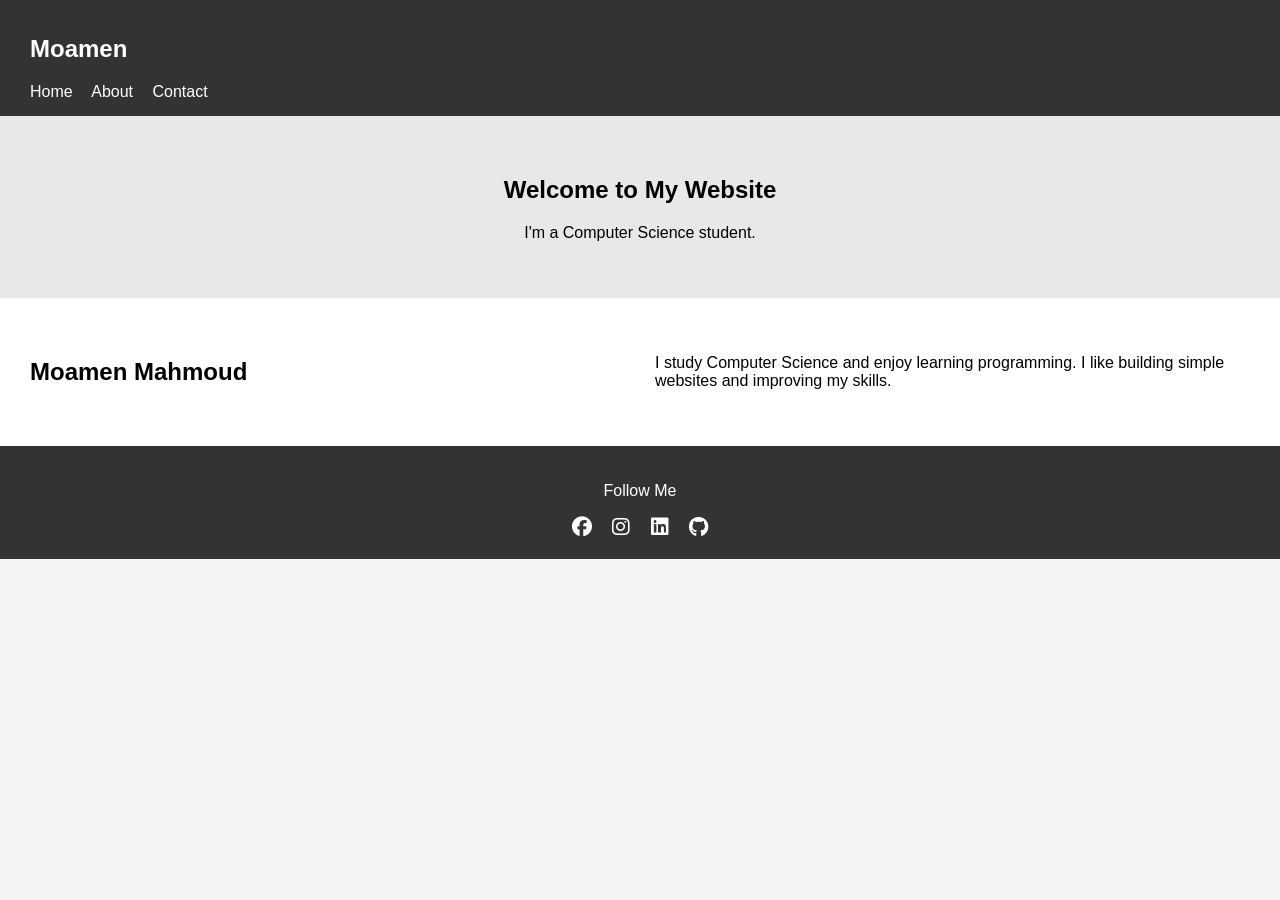
<file: NTI task 1/index.html>
<!DOCTYPE html>
<html lang="en">

<head>
    <!-- Page information -->
    <meta charset="UTF-8">
    <meta name="viewport" content="width=device-width, initial-scale=1.0">
    <title> Landing Page</title>

    <!-- CSS file -->
    <link rel="stylesheet" href="style.css">

    <!-- social media icons -->
    <link rel="stylesheet"
        href="https://cdnjs.cloudflare.com/ajax/libs/font-awesome/6.7.2/css/all.min.css">
</head>

<body>

    <!-- Header -->
    <header>
        <h2>Moamen</h2>

        <!-- Navigation links -->
        <a href="#">Home</a>
        <a href="#">About</a>
        <a href="#">Contact</a>
    </header>

    <!-- Hero Section -->
    <section>
        <h1>Welcome to My Website</h1>
        <p>I'm a Computer Science student.</p>
    </section>

    <!-- About Section -->
    <section class="about">

        <!-- Left side -->
        <div>
            <h2>Moamen Mahmoud</h2>
        </div>

        <!-- Right side -->
        <div>
            <p>
                I study Computer Science and enjoy learning programming.
                I like building simple websites and improving my skills.
            </p>
        </div>

    </section>

    <!-- Footer -->
    <footer>

        <p>Follow Me</p>

        <!-- Social media icons -->
        <a href="https://google.com"><i class="fab fa-facebook"></i></a>
        <a href="https://google.com"><i class="fab fa-instagram"></i></a>
        <a href="https://google.com"><i class="fab fa-linkedin"></i></a>
        <a href="https://google.com"><i class="fab fa-github"></i></a>

    </footer>

</body>
</html>
</file>
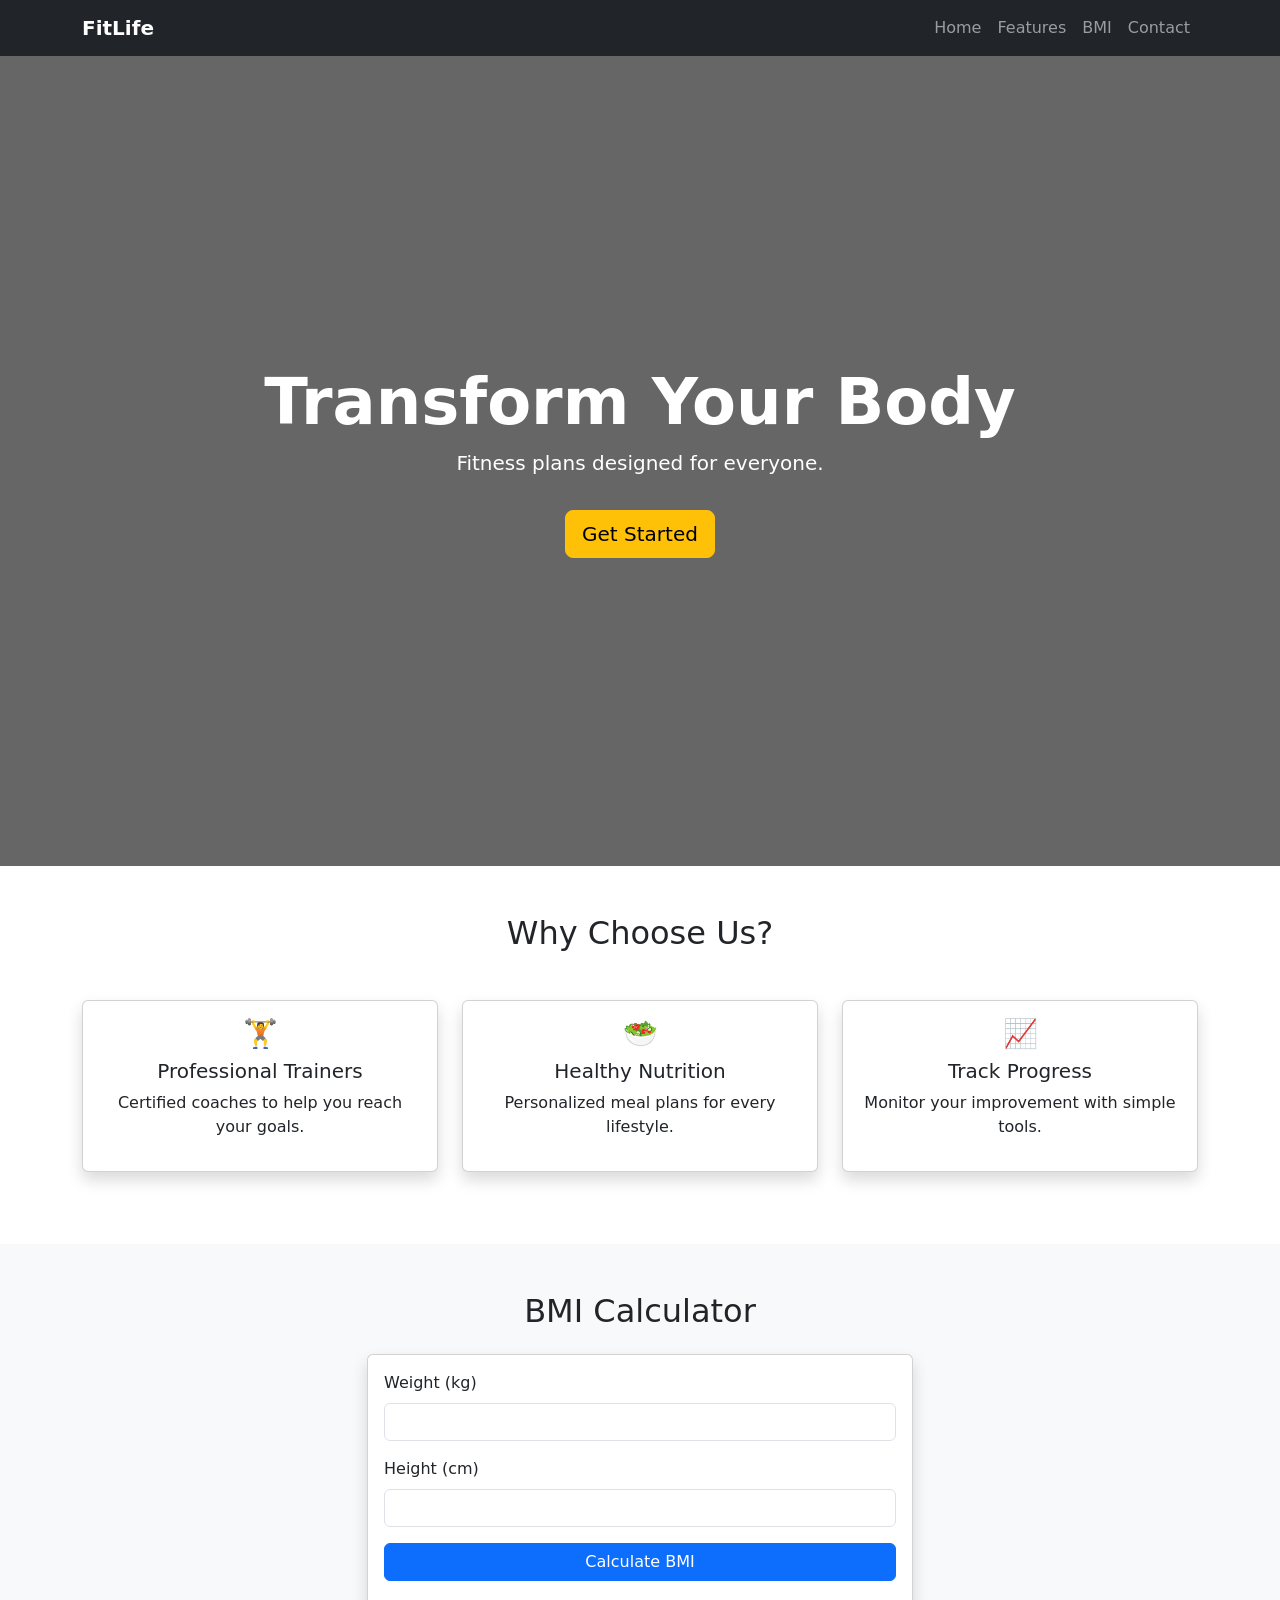
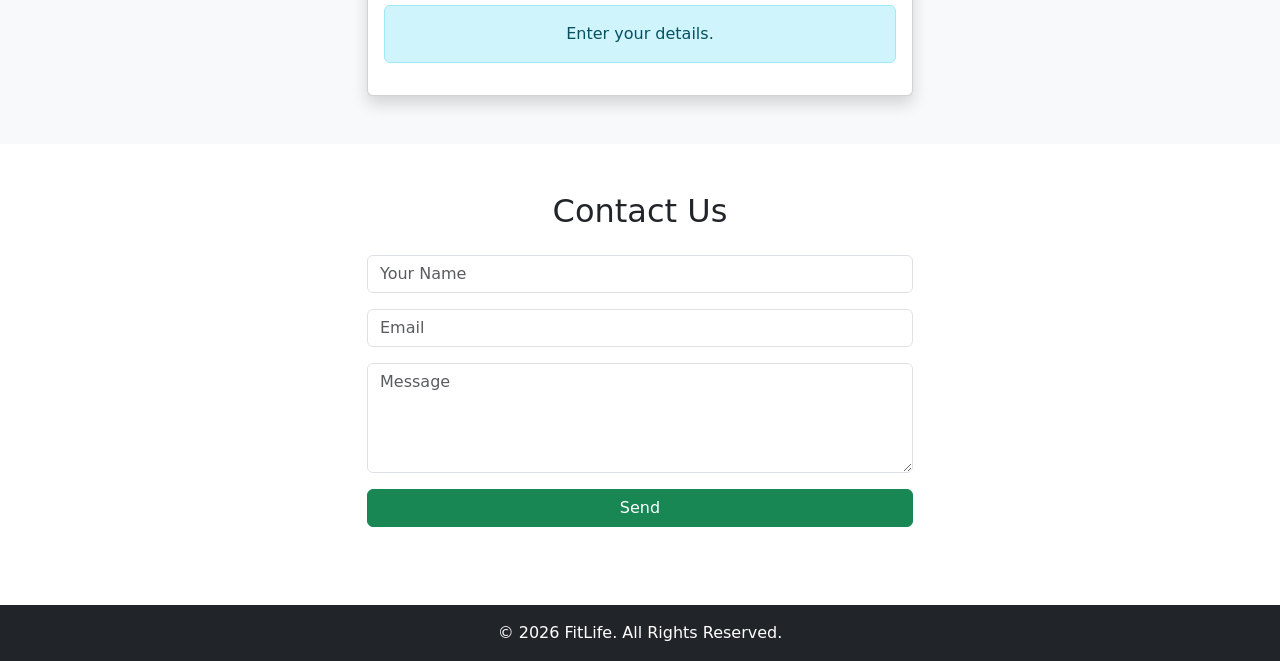
<file: NTI Task 2/index.html>
<!DOCTYPE html>
<html lang="en">
<head>
    <meta charset="UTF-8">
    <meta name="viewport" content="width=device-width, initial-scale=1">
    <title>FitLife Landing Page</title>

    <!-- Bootstrap -->
    <link href="https://cdn.jsdelivr.net/npm/bootstrap@5.3.3/dist/css/bootstrap.min.css" rel="stylesheet">

    <!-- CSS -->
    <link rel="stylesheet" href="style.css">
</head>
<body>

<!-- Navbar -->
<nav class="navbar navbar-expand-lg navbar-dark bg-dark">
    <div class="container">
        <a class="navbar-brand fw-bold" href="#">FitLife</a>

        <button class="navbar-toggler" data-bs-toggle="collapse" data-bs-target="#menu">
            <span class="navbar-toggler-icon"></span>
        </button>

        <div class="collapse navbar-collapse" id="menu">
            <ul class="navbar-nav ms-auto">
                <li class="nav-item"><a href="#home" class="nav-link">Home</a></li>
                <li class="nav-item"><a href="#features" class="nav-link">Features</a></li>
                <li class="nav-item"><a href="#calculator" class="nav-link">BMI</a></li>
                <li class="nav-item"><a href="#contact" class="nav-link">Contact</a></li>
            </ul>
        </div>
    </div>
</nav>

<!-- Hero -->
<section id="home" class="hero text-center text-white d-flex align-items-center">
    <div class="container">
        <h1 class="display-3 fw-bold">Transform Your Body</h1>
        <p class="lead">Fitness plans designed for everyone.</p>

        <a href="#features" class="btn btn-warning btn-lg mt-3">
            Get Started
        </a>
    </div>
</section>

<!-- Features -->
<section id="features" class="py-5">
    <div class="container">

        <h2 class="text-center mb-5">Why Choose Us?</h2>

        <div class="row">

            <div class="col-md-4 mb-4">
                <div class="card shadow h-100">
                    <div class="card-body text-center">
                        <h3>🏋️</h3>
                        <h5>Professional Trainers</h5>
                        <p>Certified coaches to help you reach your goals.</p>
                    </div>
                </div>
            </div>

            <div class="col-md-4 mb-4">
                <div class="card shadow h-100">
                    <div class="card-body text-center">
                        <h3>🥗</h3>
                        <h5>Healthy Nutrition</h5>
                        <p>Personalized meal plans for every lifestyle.</p>
                    </div>
                </div>
            </div>

            <div class="col-md-4 mb-4">
                <div class="card shadow h-100">
                    <div class="card-body text-center">
                        <h3>📈</h3>
                        <h5>Track Progress</h5>
                        <p>Monitor your improvement with simple tools.</p>
                    </div>
                </div>
            </div>

        </div>
    </div>
</section>

<!-- BMI Calculator -->
<section id="calculator" class="py-5 bg-light">
    <div class="container">

        <h2 class="text-center mb-4">BMI Calculator</h2>

        <div class="row justify-content-center">

            <div class="col-md-6">

                <div class="card shadow">

                    <div class="card-body">

                        <div class="mb-3">
                            <label class="form-label">Weight (kg)</label>
                            <input type="number" id="weight" class="form-control">
                        </div>

                        <div class="mb-3">
                            <label class="form-label">Height (cm)</label>
                            <input type="number" id="height" class="form-control">
                        </div>

                        <button onclick="calculateBMI()" class="btn btn-primary w-100">
                            Calculate BMI
                        </button>

                        <div id="result" class="alert alert-info mt-4 text-center">
                            Enter your details.
                        </div>

                    </div>

                </div>

            </div>

        </div>

    </div>
</section>

<!-- Contact -->
<section id="contact" class="py-5">

    <div class="container">

        <h2 class="text-center mb-4">Contact Us</h2>

        <div class="row justify-content-center">

            <div class="col-md-6">

                <form>

                    <input type="text" class="form-control mb-3" placeholder="Your Name">

                    <input type="email" class="form-control mb-3" placeholder="Email">

                    <textarea class="form-control mb-3" rows="4" placeholder="Message"></textarea>

                    <button class="btn btn-success w-100">
                        Send
                    </button>

                </form>

            </div>

        </div>

    </div>

</section>

<!-- Footer -->
<footer class="bg-dark text-white text-center p-3">
    <p class="mb-0">© 2026 FitLife. All Rights Reserved.</p>
</footer>

<script src="script.js"></script>

<script src="https://cdn.jsdelivr.net/npm/bootstrap@5.3.3/dist/js/bootstrap.bundle.min.js"></script>

</body>
</html>
</file>
<file: NTI task 1/style.css>
/* ---------- General Page ---------- */
body {
    font-family: Arial, sans-serif;
    margin: 0;
    background-color: #f4f4f4;
}

/* ---------- Header ---------- */
header {
    background-color: #333;
    color: white;
    padding: 15px 30px;
}

/* Navigation links */
header a {
    color: white;
    text-decoration: none;
    margin-right: 15px;
}

/* Change color when mouse hovers */
header a:hover {
    color: lightblue;
}

/* ---------- Hero Section ---------- */
section {
    padding: 40px 30px;
}

/* First section only (Hero) */
section:first-of-type {
    text-align: center;
    background-color: #e8e8e8;
}

/* ---------- About Section ---------- */
.about {
    display: flex;
    gap: 30px;
    align-items: center;
    background-color: white;
}

.about div {
    flex: 1;
}

/* ---------- Footer ---------- */
footer {
    background-color: #333;
    color: white;
    text-align: center;
    padding: 20px;
}

/* Social media icons */
footer a {
    color: white;
    margin: 0 8px;
    font-size: 20px;
    text-decoration: none;
}

/* Hover effect for icons */
footer a:hover {
    color: lightblue;
}
</file>
<file: NTI Task 2/style.css>
html{
    scroll-behavior:smooth;
}

.hero{
    height:90vh;
    background:linear-gradient(rgba(0,0,0,.6),rgba(0,0,0,.6)),
    url("https://images.unsplash.com/photo-1517836357463-d25dfeac3438?auto=format&fit=crop&w=1400&q=80");
    background-size:cover;
    background-position:center;
}

.card{
    transition:.3s;
}

.card:hover{
    transform:translateY(-8px);
}

footer{
    margin-top:30px;
}
</file>
